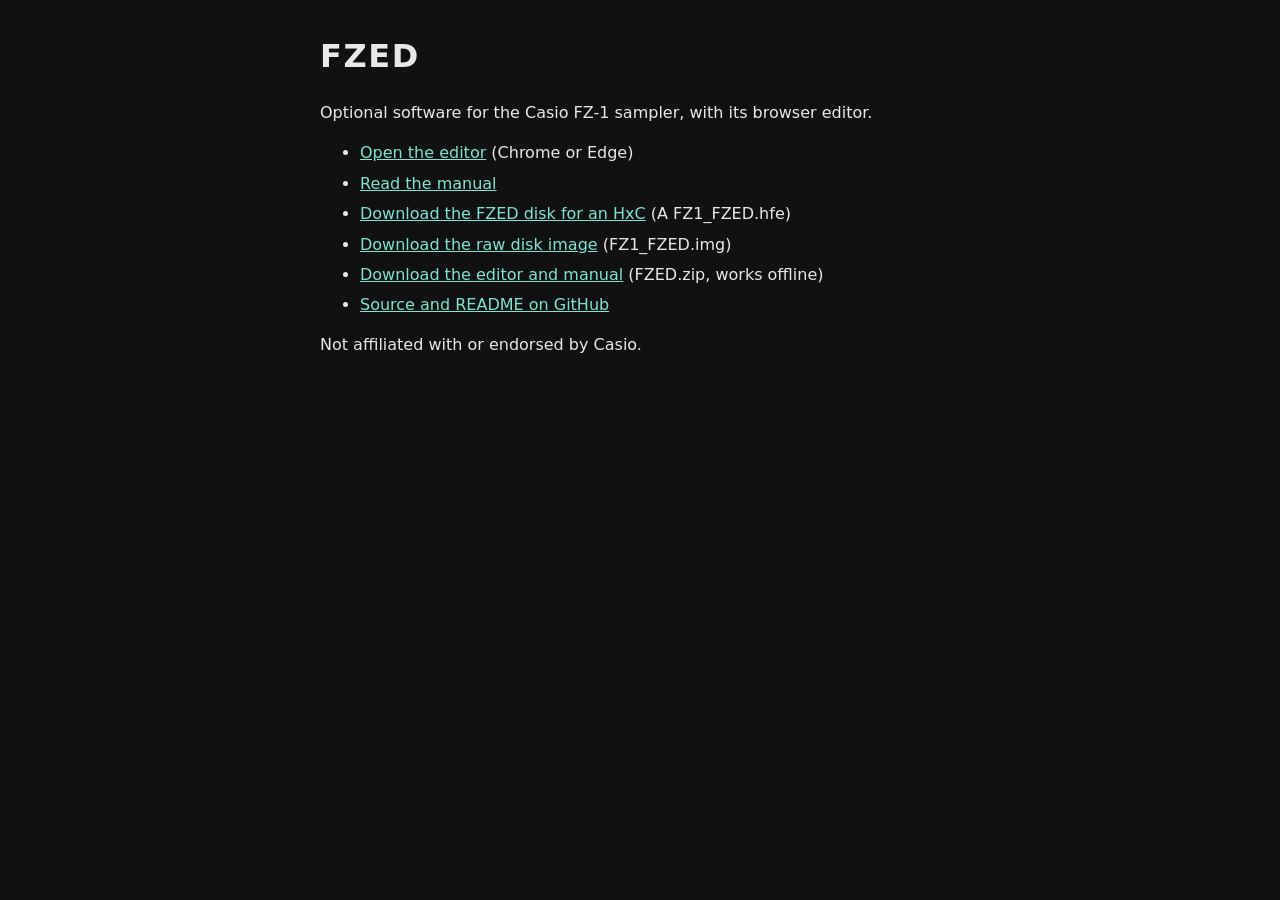
<file: index.html>
<!doctype html>
<html lang="en"><head><meta charset="utf-8"><meta name="viewport" content="width=device-width, initial-scale=1">
<title>FZED</title>
<style>body{font:16px/1.5 system-ui,sans-serif;max-width:40rem;margin:2rem auto;padding:0 1rem;background:#111;color:#e8e8e8}a{color:#7fe3d0}h1{letter-spacing:.05em}li{margin:.4rem 0}</style></head>
<body><h1>FZED</h1>
<p>Optional software for the Casio FZ-1 sampler, with its browser editor.</p>
<ul>
<li><a href="outputs/FZED.html">Open the editor</a> (Chrome or Edge)</li>
<li><a href="outputs/FZED_MANUAL.html">Read the manual</a></li>
<li><a href="https://github.com/reubenfinger/FZED/raw/main/outputs/A%20FZ1_FZED.hfe">Download the FZED disk for an HxC</a> (A FZ1_FZED.hfe)</li>
<li><a href="https://github.com/reubenfinger/FZED/raw/main/outputs/FZ1_FZED.img">Download the raw disk image</a> (FZ1_FZED.img)</li>
<li><a href="https://github.com/reubenfinger/FZED/raw/main/outputs/FZED.zip">Download the editor and manual</a> (FZED.zip, works offline)</li>
<li><a href="https://github.com/reubenfinger/FZED">Source and README on GitHub</a></li>
</ul>
<p>Not affiliated with or endorsed by Casio.</p>
</body></html>
</file>
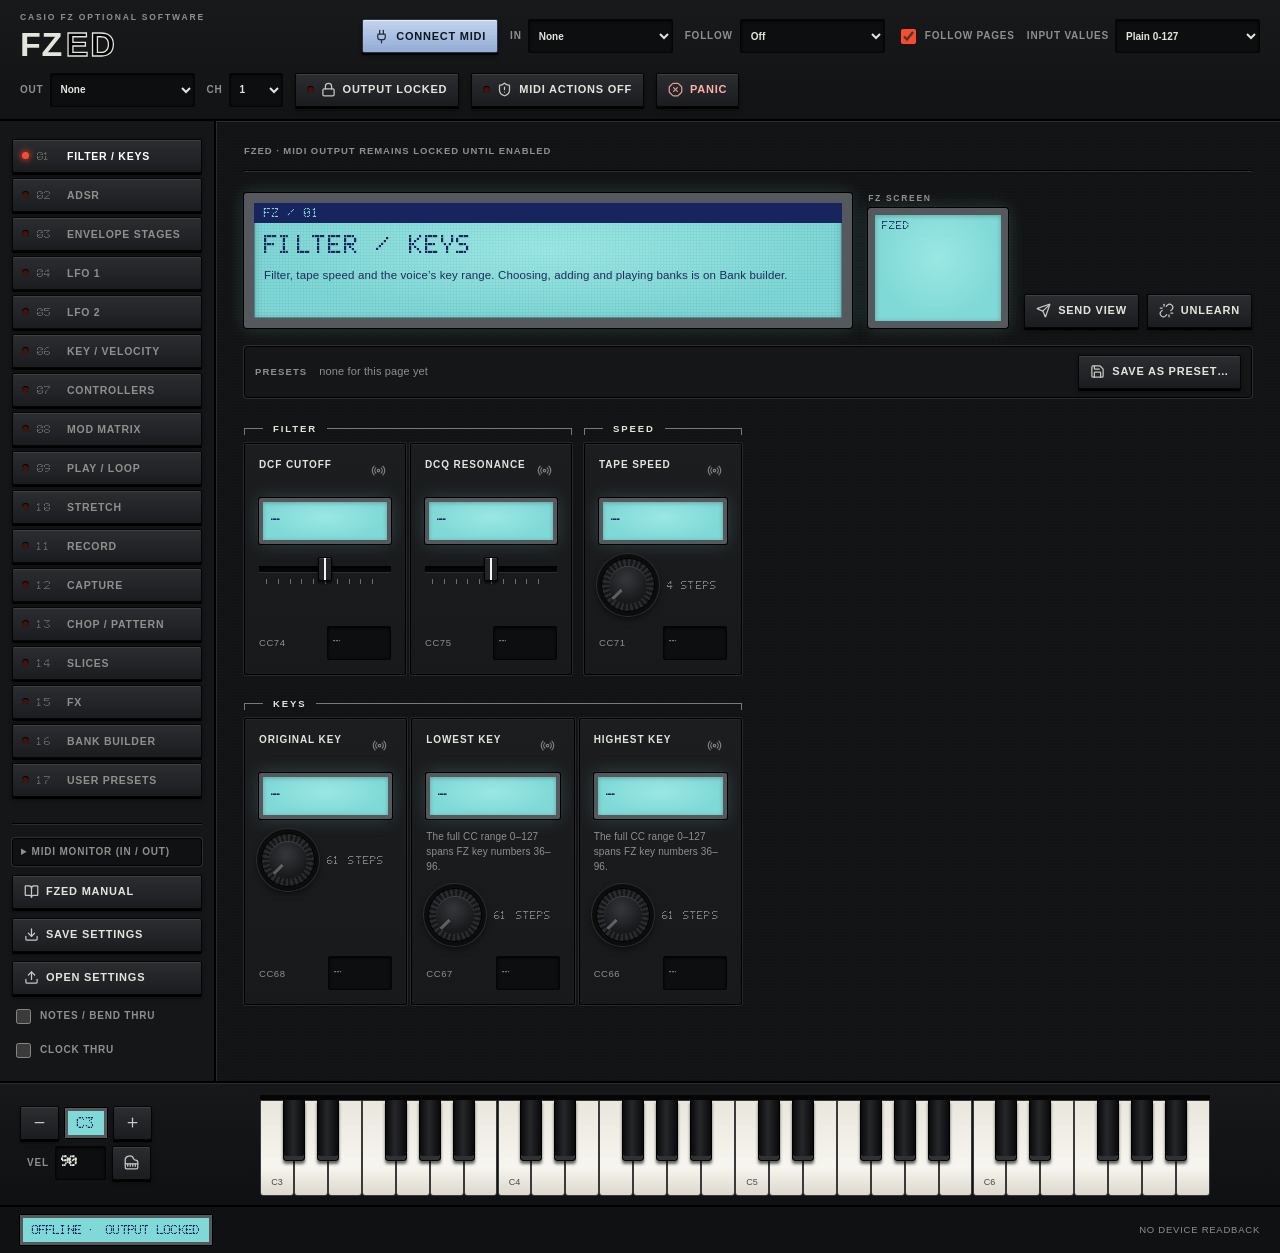
<file: outputs/FZED/index.html>
<!doctype html>
<html lang="en">
<head><meta charset="utf-8"><meta name="viewport" content="width=device-width,initial-scale=1"><title>FZED</title><link rel="stylesheet" href="styles.css"><script defer src="lucide.min.js"></script><script defer src="profile.js"></script><script defer src="user-bank.js"></script><script defer src="editor.js"></script></head>
<body>
<header><div class="brand"><b aria-label="FZED"><em>FZ</em>ED</b><span>CASIO FZ OPTIONAL SOFTWARE</span></div><button id="connect"><i data-lucide="plug"></i>Connect MIDI</button><label>IN<select id="inputPort" aria-label="MIDI input"><option value="">None</option></select></label><label>FOLLOW<select id="followMode" aria-label="MIDI follow mode"><option value="off">Off</option><option value="display">Display only</option><option value="forward">Follow and forward</option></select></label><label class="check follow-pages"><input type="checkbox" id="followPages" checked>Follow pages</label><label>INPUT VALUES<select id="inputValues" aria-label="Incoming value format" title="Plain 0-127: any controller; each knob's travel is spread over the setting, and learned or matching controls are sent to the FZ as FZED messages. FZED messages: the input already sends what FZED receives (the manual's Appendix A), for example from a sequencer replaying the editor's output or a controller set to those numbers; followed and passed through unchanged."><option value="plain">Plain 0-127</option><option value="fzed">FZED messages (as sent)</option><option value="sl" id="inputValuesSl">Remote SL (FZED templates)</option></select></label><label>OUT<select id="outputPort" aria-label="MIDI output"><option value="">None</option></select></label><label>CH<select id="channel" aria-label="Output channel"></select></label><button id="arm" aria-pressed="false"><i data-lucide="lock"></i>Output locked</button><button id="midiActions" aria-pressed="false" title="Explicitly allow learned MIDI commands"><i data-lucide="shield-alert"></i>MIDI actions off</button><button id="panic" class="danger" title="Release notes, sustain off, CC120 and CC123"><i data-lucide="octagon-x"></i>Panic</button></header>
<div class="workspace"><aside><nav id="navigation" aria-label="FZ pages"></nav><div class="side-bottom"><details id="monitorBox" class="monitor"><summary>MIDI monitor (in / out)</summary><pre id="monitor" aria-live="off">Nothing received yet.</pre><button id="monitorCopy" type="button">Copy</button></details><button id="manual"><i data-lucide="book-open"></i>FZED manual</button><button id="export"><i data-lucide="download"></i>Save settings</button><button id="import"><i data-lucide="upload"></i>Open settings</button><input hidden type="file" id="file" accept=".json,application/json"><label class="check"><input type="checkbox" id="thru">Notes / bend thru</label><label class="check"><input type="checkbox" id="clock">Clock thru</label></div></aside>
<main><div class="compatibility">FZED · MIDI output remains locked until enabled</div><div class="page-heading"><div><div class="eyebrow" id="pageIndex"></div><h1 id="pageTitle"></h1><p id="pageDescription" class="page-description"></p></div><figure class="fzscreen" title="What the FZ screen should show for the messages FZED sends (worked out, not read from the FZ)"><figcaption>FZ SCREEN</figcaption><pre id="fzLcd" aria-live="polite" aria-label="Expected FZ screen"></pre></figure><div class="page-actions"><button id="sendPage" title="Send only stored, non-action values on this view"><i data-lucide="send"></i>Send view</button><button id="clearLearn" title="Clear MIDI Learn assignments for this view"><i data-lucide="unlink"></i>Unlearn</button></div></div><div id="subviews" class="subviews"></div><div id="diagram" class="diagram" hidden><canvas id="envelopeCanvas" width="900" height="100" aria-label="Local envelope shape"></canvas></div><div id="controls" class="controls"></div><div id="extraActions" class="extra-actions"></div></main></div>
<section class="keyboard-strip" aria-label="Audition keyboard"><div class="keyboard-settings"><button id="octaveDown" title="Octave down"><i data-lucide="minus"></i></button><span id="octaveLabel"></span><button id="octaveUp" title="Octave up"><i data-lucide="plus"></i></button><label>VEL<input id="velocity" type="number" min="1" max="127" value="90"></label><button id="keysToggle" title="Show or hide keyboard"><i data-lucide="piano"></i></button></div><div id="keys" class="keys"></div></section>
<footer><span id="status" role="status" aria-live="polite">Offline · output locked</span><span id="activity">No device readback</span></footer>
<dialog id="presetDialog"><form method="dialog"><h2 id="presetTitle">Save as preset</h2><label class="dialog-field">NAME (12 characters)<input id="presetName" maxlength="12" autocomplete="off" spellcheck="false"></label><label class="dialog-field" id="presetSlotRow">SLOT<select id="presetSlot"></select></label><label class="dialog-field" id="presetScopeRow">WHAT TO SAVE<select id="presetScope"></select></label><p>Only settings with a value in the editor are saved. Commands (record, render, chop, bank actions) are never stored.</p><div class="dialog-actions"><button value="cancel">Cancel</button><button value="save" class="primary">Save</button></div></form></dialog>
<dialog id="confirmation"><form method="dialog"><h2 id="confirmTitle"></h2><p id="confirmText"></p><div class="dialog-actions"><button value="cancel" autofocus>Cancel</button><button value="confirm" id="confirmButton" class="danger">Confirm</button></div></form></dialog>
</body></html>
</file>
<file: outputs/FZED/styles.css>
/* FZED: Casio FZ panel look. Matte black panel, backlit blue-green LCD readouts with a 5x7 dot font,
   light-blue cursor keys for primary actions, red LEDs for active modes, fader-style sliders. */
@font-face{font-family:"FZED LCD";src:url([data-uri]) format("truetype");font-display:block}
:root{color-scheme:dark;
--bg:#121314;--surface:#1a1b1d;--raised:#25262a;--line:#2c2e31;--edge:#050506;
--text:#dcddd8;--muted:#8e908d;--silk:#e4e4df;
--lcd:#7fd9d6;--lcd-hi:#aef0ea;--lcd-ink:#18245e;--lcd-dim:#5fc2c0;--lcd-off:#72cfcc;--bezel:#55595d;--glow:0 0 18px rgba(127,217,214,.22);--lcd-light:radial-gradient(ellipse at 50% 40%,rgba(200,255,250,.38),rgba(200,255,250,0) 70%);
--cursor:#a9c0e4;--cursor-lo:#8aa3cb;--led:#ff4b2b;--led-off:#3b1712;
--cyan:var(--lcd);--amber:#e8b866;--red:#f0624f;
--sans:"Helvetica Neue",Helvetica,Arial,"Inter",sans-serif;--dot:"FZED LCD",ui-monospace,Menlo,monospace}
*{box-sizing:border-box}
body{margin:0;background:var(--bg);background-image:radial-gradient(rgba(255,255,255,.018) 1px,transparent 1px);background-size:3px 3px;color:var(--text);font:13px/1.4 var(--sans);letter-spacing:.01em}
button,input,select{font:inherit;color:inherit}
button,select,input[type=number]{border:1px solid var(--edge);border-radius:2px;min-height:34px}
select,input[type=number]{background:#0d0e0f;color:var(--silk);box-shadow:inset 0 1px 3px #000}
button{padding:7px 11px;cursor:pointer;display:inline-flex;align-items:center;justify-content:center;gap:7px;background:linear-gradient(#2c2d31,#1b1c1f);color:var(--silk);font-size:11px;font-weight:600;letter-spacing:.07em;text-transform:uppercase;box-shadow:inset 0 1px 0 rgba(255,255,255,.09),0 2px 0 #000,0 3px 4px rgba(0,0,0,.4)}
button:hover{border-color:#4a4c50}
button:active{transform:translateY(1px);box-shadow:inset 0 1px 0 rgba(255,255,255,.05),0 1px 0 #000}
button:disabled{opacity:.4;cursor:default;transform:none}
button:focus-visible,select:focus-visible,input:focus-visible,.knob:focus-visible{outline:2px solid var(--cursor);outline-offset:2px}
button svg{width:15px;height:15px;flex-shrink:0;opacity:.85}
select{padding:5px 6px;max-width:100%}
input[type=number]{width:64px;padding:5px;font-family:var(--dot);font-size:14px}
input[type=checkbox]{accent-color:var(--led);width:15px;height:15px}
label{display:flex;align-items:center;gap:6px;font-size:10px;font-weight:600;letter-spacing:.08em;color:var(--muted);text-transform:uppercase}
.primary,#connect{background:linear-gradient(#c3d4ee,#93abd3);color:#0f1622;border-color:#2b3445;box-shadow:inset 0 1px 0 rgba(255,255,255,.6),0 2px 0 #000,0 3px 4px rgba(0,0,0,.4)}
.primary:hover,#connect:hover{border-color:#dfe8f7}
.danger{color:#ffb3a6}
/* LED toggles */
#arm,#midiActions,nav button,.subviews button,.switch button{position:relative}
#arm::before,#midiActions::before,.subviews button[aria-pressed]::before,.switch button::before{content:"";width:7px;height:7px;border-radius:50%;background:var(--led-off);box-shadow:inset 0 1px 1px #000;flex-shrink:0}
#arm[aria-pressed=true]::before,#midiActions[aria-pressed=true]::before,.subviews button[aria-pressed=true]::before,.switch button[aria-pressed=true]::before{background:var(--led);box-shadow:0 0 6px 1px rgba(255,75,43,.75)}
#arm[aria-pressed=true],#midiActions[aria-pressed=true]{color:#fff}
/* header: the top strip */
header{min-height:78px;padding:12px 20px;border-bottom:2px solid #000;box-shadow:0 1px 0 #2a2b2e;display:flex;align-items:center;gap:12px;flex-wrap:wrap;background:linear-gradient(#18191b,#121314)}
.brand{display:flex;flex-direction:column-reverse;gap:3px;margin-right:auto;min-width:170px}
.brand b{font:600 34px/1 var(--sans);letter-spacing:.06em;color:#000;-webkit-text-stroke:1.3px var(--silk);text-shadow:none}.brand b em{font-style:normal;font-weight:800;color:var(--silk);-webkit-text-stroke:0;letter-spacing:.02em;margin-right:.08em}
@supports not (-webkit-text-stroke:1px #fff){.brand b{color:var(--silk)}}
.brand span{font-size:8.5px;font-weight:700;letter-spacing:.22em;color:var(--muted)}
header select{width:145px}#channel{width:54px}
/* side panel: mode buttons with LEDs */
.workspace{display:grid;grid-template-columns:216px minmax(0,1fr);min-height:calc(100vh - 250px)}
aside{border-right:2px solid #000;box-shadow:1px 0 0 #2a2b2e;padding:18px 12px;display:flex;flex-direction:column;background:#151618}
nav{display:grid;gap:5px}
nav button{justify-content:flex-start;text-align:left;color:var(--muted);min-height:34px;padding-left:24px;font-size:10.5px}
nav button::before{content:"";position:absolute;left:9px;top:50%;margin-top:-3.5px;width:7px;height:7px;border-radius:50%;background:var(--led-off);box-shadow:inset 0 1px 1px #000}
nav button.active{color:#fff}
nav button.active::before{background:var(--led);box-shadow:0 0 6px 1px rgba(255,75,43,.75)}
nav .num{font:12px var(--dot);min-width:23px;color:#6b6d6b;letter-spacing:0}
.side-bottom{margin-top:26px;border-top:1px solid #000;box-shadow:0 1px 0 #2a2b2e inset;padding-top:14px;display:grid;gap:9px}
.side-bottom button{justify-content:flex-start}
.check{min-height:25px}
main{padding:22px 28px 30px;min-width:0}
.compatibility{color:var(--muted);font-size:9.5px;font-weight:600;letter-spacing:.1em;text-transform:uppercase;border-bottom:1px solid #000;box-shadow:0 1px 0 #2a2b2e;padding-bottom:12px;line-height:1.6}
/* the page heading is the FZ display: bezel, backlit glass, inverted title bar */
.page-heading{display:flex;align-items:stretch;justify-content:space-between;gap:16px;margin:22px 0 18px}
.page-heading>div:first-child{flex:1;min-width:0;max-width:760px;background:var(--lcd);background-image:var(--lcd-light),radial-gradient(rgba(24,36,94,.07) 1px,transparent 1.2px);background-size:auto,3px 3px;color:var(--lcd-ink);border:10px solid var(--bezel);border-radius:3px;box-shadow:0 0 0 1px #000,var(--glow),inset 0 0 0 1px rgba(0,0,0,.3),inset 0 2px 8px rgba(0,0,0,.22);padding:0 0 10px}
.eyebrow{font:13px/1 var(--dot);letter-spacing:.05em;text-transform:uppercase;background:var(--lcd-ink);color:var(--lcd);padding:4px 10px 3px;margin:0 0 8px}
h1{font:400 26px/1.15 var(--dot);margin:0;padding:0 10px;text-transform:uppercase;letter-spacing:.03em}
h2{font-size:15px;letter-spacing:.06em;text-transform:uppercase}
.page-description{margin:6px 0 0;padding:0 10px;max-width:720px;color:#1d2b5c;font-size:11.5px;line-height:1.55}
.page-description[hidden]{display:none}
.page-actions{display:flex;gap:8px;flex-wrap:wrap;align-items:flex-end;align-content:flex-end;margin-left:auto}
.subviews{display:flex;flex-wrap:wrap;gap:6px;min-height:0;margin-bottom:18px}
.subviews button[aria-pressed=true]{color:#fff}
/* control modules */
.controls{display:grid;grid-template-columns:repeat(auto-fill,minmax(185px,1fr));gap:4px}
.control{background:linear-gradient(#1c1d1f,#18191b);border:1px solid #000;border-radius:2px;box-shadow:inset 0 1px 0 rgba(255,255,255,.05),0 0 0 1px #26272a;padding:14px;min-width:0;min-height:198px;display:flex;flex-direction:column;gap:10px}
.control-head{display:flex;align-items:flex-start;justify-content:space-between;gap:5px;min-height:30px}
.control h3{font-size:10px;font-weight:700;letter-spacing:.09em;text-transform:uppercase;line-height:1.45;margin:0;color:var(--silk);overflow-wrap:anywhere}
.learn{padding:4px;min-height:25px;min-width:25px;background:transparent;color:var(--muted);border-color:transparent;box-shadow:none}
.learn.learning{color:var(--amber);border-color:var(--amber)}
.control output{font:400 18px/1.15 var(--dot);text-transform:uppercase;letter-spacing:.02em;color:var(--lcd-ink);background:var(--lcd);background-image:var(--lcd-light);border:4px solid var(--bezel);border-radius:2px;box-shadow:0 0 0 1px #000,var(--glow),inset 0 1px 4px rgba(0,0,0,.25);padding:6px 8px 5px;min-height:46px;display:flex;align-items:center;overflow-wrap:anywhere}
.control select{width:100%}
.control-meta{display:flex;align-items:center;justify-content:space-between;gap:5px;margin-top:auto;font-size:9.5px;letter-spacing:.06em;color:var(--muted);text-transform:uppercase}
.control-meta span{overflow-wrap:anywhere}
.action-control{box-shadow:inset 0 3px 0 #6e2a1d}
.action-control output{background:#d9c08a;color:#2a1a08;font-size:14px}
.unused-control{opacity:.5}
/* fader: dark slot, printed scale, black cap with a white line */
input[type=range]{-webkit-appearance:none;appearance:none;width:100%;height:30px;margin:0;background:transparent;background-image:repeating-linear-gradient(90deg,#6c6e6c 0 1px,transparent 1px 10%);background-size:calc(100% - 14px) 5px;background-position:7px 100%;background-repeat:no-repeat;cursor:pointer}
input[type=range]::-webkit-slider-runnable-track{height:6px;border-radius:1px;background:#050505;box-shadow:inset 0 1px 2px #000,0 1px 0 #2e2f32}
input[type=range]::-moz-range-track{height:6px;border-radius:1px;background:#050505;box-shadow:inset 0 1px 2px #000,0 1px 0 #2e2f32}
input[type=range]::-webkit-slider-thumb{-webkit-appearance:none;width:14px;height:24px;margin-top:-9px;border-radius:2px;border:1px solid #000;background:linear-gradient(90deg,#232427 0 44%,#f2f2ee 44% 56%,#232427 56%),linear-gradient(#3a3b3f,#151518);background-blend-mode:normal;box-shadow:0 2px 3px rgba(0,0,0,.7),inset 0 1px 0 rgba(255,255,255,.15)}
input[type=range]::-moz-range-thumb{width:13px;height:23px;border-radius:2px;border:1px solid #000;background:linear-gradient(90deg,#232427 0 44%,#f2f2ee 44% 56%,#232427 56%);box-shadow:0 2px 3px rgba(0,0,0,.7)}
input[type=range]:focus-visible{outline-offset:3px}
.signed-scale{display:grid;grid-template-columns:64fr 0fr 63fr;align-items:center;color:var(--muted);font:11px var(--dot)}
.signed-scale span:first-child{text-align:left}.signed-scale span:nth-child(2){text-align:center;color:var(--silk)}.signed-scale span:last-child{text-align:right}
.control-help,.fx-mode-note{margin:0;color:var(--muted);font-size:10px;line-height:1.5}
.fx-mode-note{color:var(--amber);padding:6px 0}
.fx-warning{margin:0;color:var(--amber);font-size:11px;line-height:1.6;max-width:760px}
.preset h3{color:var(--silk);font-size:12px;line-height:1.4}
.preset output{font-size:13px;min-height:28px}
/* two-way switch: a pair of keys, the chosen one lit */
.switch{display:grid;grid-template-columns:1fr 1fr;gap:6px}
.switch button{min-height:40px;font-size:10px;line-height:1.25;padding:6px 5px;color:var(--muted);flex-direction:column;gap:5px}
.switch button[aria-pressed=true]{color:#fff}
/* stepped pot */
.knob{display:flex;align-items:center;gap:12px;cursor:ns-resize;touch-action:none;user-select:none;outline:none;border-radius:4px;padding:4px 2px}
.knob-dial{position:relative;width:54px;height:54px;flex:0 0 54px;border-radius:50%;background:repeating-conic-gradient(from 0deg,#2a2b2f 0 6deg,#161719 6deg 12deg);border:1px solid #000;box-shadow:0 0 0 4px #0c0c0d,0 0 0 5px #2c2d30,0 3px 6px 4px rgba(0,0,0,.55)}
.knob-dial::after{content:"";position:absolute;inset:7px;border-radius:50%;background:radial-gradient(circle at 45% 35%,#36373b,#18191b 70%);box-shadow:inset 0 1px 0 rgba(255,255,255,.12)}
.knob-pointer{position:absolute;z-index:1;left:50%;top:50%;width:3px;height:21px;margin-left:-1.5px;margin-top:-22px;background:linear-gradient(#f4f4ef 0 60%,transparent 60%);border-radius:1px;transform-origin:50% 100%;transform:rotate(-135deg)}
.knob-steps{color:var(--muted);font:11px var(--dot)}
.extra-actions{display:flex;gap:10px;flex-wrap:wrap;margin-top:20px}
/* envelope display */
.diagram{margin-bottom:18px;height:118px;background:var(--lcd);background-image:var(--lcd-light);border:8px solid var(--bezel);border-radius:3px;box-shadow:0 0 0 1px #000,inset 0 2px 8px rgba(0,0,0,.28)}
.diagram canvas{width:100%;height:100%;display:block}
/* keyboard */
.keyboard-strip{border-top:2px solid #000;box-shadow:inset 0 1px 0 #2a2b2e;padding:12px 20px 14px;display:flex;gap:20px;align-items:center;background:linear-gradient(#17181a,#0f1011)}
.keyboard-settings{display:flex;gap:6px;align-items:center;flex-wrap:wrap;flex:0 0 220px}
.keyboard-settings label{margin-left:7px}
.keyboard-settings input{width:51px}
#octaveLabel{font:15px var(--dot);color:var(--lcd-ink);background:var(--lcd);padding:5px 7px 4px;border:3px solid var(--bezel);box-shadow:0 0 0 1px #000;min-width:42px;text-align:center}
.keys{height:96px;position:relative;flex:1;max-width:950px;touch-action:none;border-top:5px solid #050505;box-shadow:inset 0 3px 3px rgba(0,0,0,.6)}
.key{position:absolute;border-radius:0 0 3px 3px;padding:0;min-height:0;display:block;touch-action:none;user-select:none;box-shadow:none;text-transform:none;letter-spacing:0;font-weight:400}
.key:active{transform:none}
.key.white{height:96px;background:linear-gradient(#e9e6dd,#f7f5ef 70%,#dcd8ce);border:1px solid #3a3a3a;color:#4b4a46;z-index:1}
.key.black{height:61px;background:linear-gradient(90deg,#0a0a0b,#26272a 45%,#0a0a0b);border:1px solid #000;border-top:0;z-index:2;color:#9a9c99;box-shadow:0 3px 3px rgba(0,0,0,.6),inset 0 -4px 0 #303135}
.key.held{background:var(--cursor);box-shadow:none}
.key span{position:absolute;bottom:6px;left:0;right:0;font-size:9px}
footer{border-top:2px solid #000;padding:8px 20px;display:flex;justify-content:space-between;align-items:center;gap:12px;color:var(--muted);font-size:10px;line-height:1.5;background:#101112}
#status{overflow-wrap:anywhere;font:13px/1.2 var(--dot);text-transform:uppercase;color:var(--lcd-ink);background:var(--lcd);padding:5px 9px 4px;border:3px solid var(--bezel);box-shadow:0 0 0 1px #000}
#activity{text-transform:uppercase;letter-spacing:.08em;font-size:9.5px}
dialog{max-width:480px;width:calc(100% - 32px);border:2px solid #000;border-radius:3px;background:#1a1b1d;color:var(--text);padding:0 24px 22px;box-shadow:0 0 0 1px #34363a,0 20px 60px rgba(0,0,0,.7)}
dialog h2{font:400 15px/1 var(--dot);background:var(--lcd-ink);color:var(--lcd);margin:0 -24px 14px;padding:10px 24px 8px;letter-spacing:.05em}
dialog::backdrop{background:#000b}
dialog p{color:var(--muted);line-height:1.7}
.dialog-actions{display:flex;justify-content:flex-end;gap:9px;margin-top:24px}
.dialog-field{display:flex;flex-direction:column;align-items:stretch;gap:6px;margin:14px 0}
.dialog-field input,.dialog-field select{min-height:38px;padding:6px 9px;border:4px solid var(--bezel);border-radius:2px;background:var(--lcd);color:var(--lcd-ink);font:16px var(--dot);text-transform:uppercase;box-shadow:0 0 0 1px #000}
.dialog-field select{font:13px var(--sans);font-weight:600}
[hidden]{display:none!important}
header .follow-pages{white-space:nowrap}
header label:has(#followMode){gap:7px}
.bank-guide{flex-basis:100%;border:1px solid #000;box-shadow:0 0 0 1px #2c2e31;border-radius:3px;padding:12px 16px;margin:4px 0 8px;background:#151618}
.bank-guide h2{font-size:12px;margin:0 0 8px;color:var(--silk)}
.bank-guide ol{margin:0;padding-left:20px;display:grid;gap:6px;font-size:12.5px;line-height:1.5}
.bank-guide b{color:var(--cursor)}
.preset-bar{flex-basis:100%;display:flex;align-items:center;gap:8px;flex-wrap:wrap;margin:0 0 6px;padding:8px 10px;border:1px solid #000;box-shadow:0 0 0 1px #2c2e31;border-radius:3px;background:#151618}
.preset-bar-label{font-size:9.5px;font-weight:700;letter-spacing:.12em;color:var(--muted);text-transform:uppercase;margin-right:4px}
.preset-bar-empty{color:var(--muted);font-size:11px;margin-right:auto}
.preset-bar select{min-width:180px}
.preset-actions{display:flex;flex-wrap:wrap;gap:6px;margin-top:auto}
.preset-actions button{padding:5px 8px;font-size:10px;min-height:30px}
.bank-summary{flex-basis:100%;color:var(--muted);font-size:11px;margin-top:6px}
@media(min-width:1500px){.controls{grid-template-columns:repeat(5,minmax(185px,1fr))}}
@media(max-width:1000px){header{gap:8px;padding:12px}.brand{width:100%;margin:0}header select{width:125px}.workspace{grid-template-columns:180px minmax(0,1fr)}main{padding:20px 16px}.page-heading{align-items:stretch;flex-direction:column}.page-actions{align-content:flex-start}.keyboard-strip{flex-direction:column;align-items:stretch}.keyboard-settings{flex-basis:auto}.keys{flex:none;width:100%;max-width:none}.control{min-height:190px}}
@media(max-width:600px){header label{flex:1 1 150px}header select{width:auto;flex:1;min-width:0}header .follow-pages,header label:has(#channel){flex:0 0 auto}header label:has(#channel){flex:0 0 66px}header #connect{font-size:10px}header label:has(#followMode){flex:1 1 155px}header .follow-pages{flex:1 1 130px}.workspace{display:block}aside{padding:8px;border-right:0;border-bottom:2px solid #000}nav{display:flex;overflow:auto;gap:5px}nav button{white-space:nowrap;flex-shrink:0;min-height:34px;font-size:10px}nav .num{display:none}.side-bottom{margin:6px 0 0;padding:8px 0 0;display:flex;flex-wrap:wrap;gap:8px}.side-bottom button{font-size:9.5px}.side-bottom label{font-size:9.5px}.controls{grid-template-columns:repeat(2,minmax(0,1fr))}.control{padding:10px;min-height:200px}.control output{font-size:15px}h1{font-size:21px}main{padding:14px 12px}.compatibility{font-size:9px}.page-heading{margin-top:16px}.control-meta{font-size:9px;flex-wrap:wrap}.keyboard-strip{padding:10px 12px}.keys,.key.white{height:80px}.key.black{height:51px}.key span{font-size:8px}footer{padding:8px 12px;flex-wrap:wrap}.knob-dial{width:46px;height:46px;flex-basis:46px}}

/* functional groups, labelled like the panel print: ─ LABEL ─ */
.controls.grouped{display:flex;flex-direction:column;gap:22px;background:none;border:0}
.control-row{display:flex;flex-wrap:wrap;gap:12px 12px;--unit:calc((100% - 5 * 12px) / 6)}
.control-group{flex:0 0 calc(var(--cols) * var(--unit) + (var(--cols) - 1) * 12px);min-width:0;display:flex;flex-direction:column;gap:8px}
.group-label{display:flex;align-items:center;gap:10px;font-size:9.5px;font-weight:700;letter-spacing:.2em;text-transform:uppercase;color:var(--silk);white-space:nowrap}
.group-label::before,.group-label::after{content:"";height:6px;flex:1;border-top:1px solid #77797a;margin-top:6px}
.group-label::before{border-left:1px solid #77797a;max-width:18px}
.group-label::after{border-right:1px solid #77797a}
.group-grid{flex:1;display:grid;grid-template-columns:repeat(var(--cols),minmax(0,1fr));gap:4px}
@media(max-width:1250px){.control-row{--unit:calc((100% - 3 * 12px) / 4)}.control-group{flex:1 1 calc(min(var(--cols),4) * var(--unit) + (min(var(--cols),4) - 1) * 12px)}.group-grid{grid-template-columns:repeat(auto-fill,minmax(165px,1fr))}}
@media(max-width:600px){.control-group{flex:1 1 100%}.group-grid{grid-template-columns:repeat(2,minmax(0,1fr))}}
.control-gap{visibility:hidden}@media(max-width:1250px){.control-gap{display:none}}
.monitor{border:1px solid #000;box-shadow:0 0 0 1px #2c2e31;border-radius:3px;padding:6px 8px;background:#101112}.monitor summary{cursor:pointer;font-size:10px;font-weight:700;letter-spacing:.08em;text-transform:uppercase;color:var(--muted)}.monitor pre{margin:8px 0;max-height:240px;overflow:auto;font:11px/1.35 ui-monospace,Menlo,monospace;color:var(--lcd);white-space:pre-wrap}.monitor button{min-height:28px;font-size:10px}
/* expected FZ screen, top right: the FZ's 96 x 64 LCD as 16 x 8 characters */
.fzscreen{margin:0;display:flex;flex-direction:column;align-items:flex-start;gap:3px;flex:0 0 auto}.fzscreen figcaption{font-size:8.5px;font-weight:700;letter-spacing:.2em;color:var(--muted)}
.fzscreen pre{margin:0;font:11px/1.1 var(--dot);letter-spacing:0;color:var(--lcd-ink);background:var(--lcd);background-image:var(--lcd-light);border:7px solid var(--bezel);border-radius:3px;box-shadow:0 0 0 1px #000,var(--glow),inset 0 1px 5px rgba(0,0,0,.25);padding:5px 7px 4px;white-space:pre;min-width:calc(16 * .6em + 14px)}

#arm.nudge{animation:armnudge .9s ease-out 2}
@keyframes armnudge{0%,100%{box-shadow:none}35%{box-shadow:0 0 0 3px rgba(255,75,43,.85)}}
</file>
